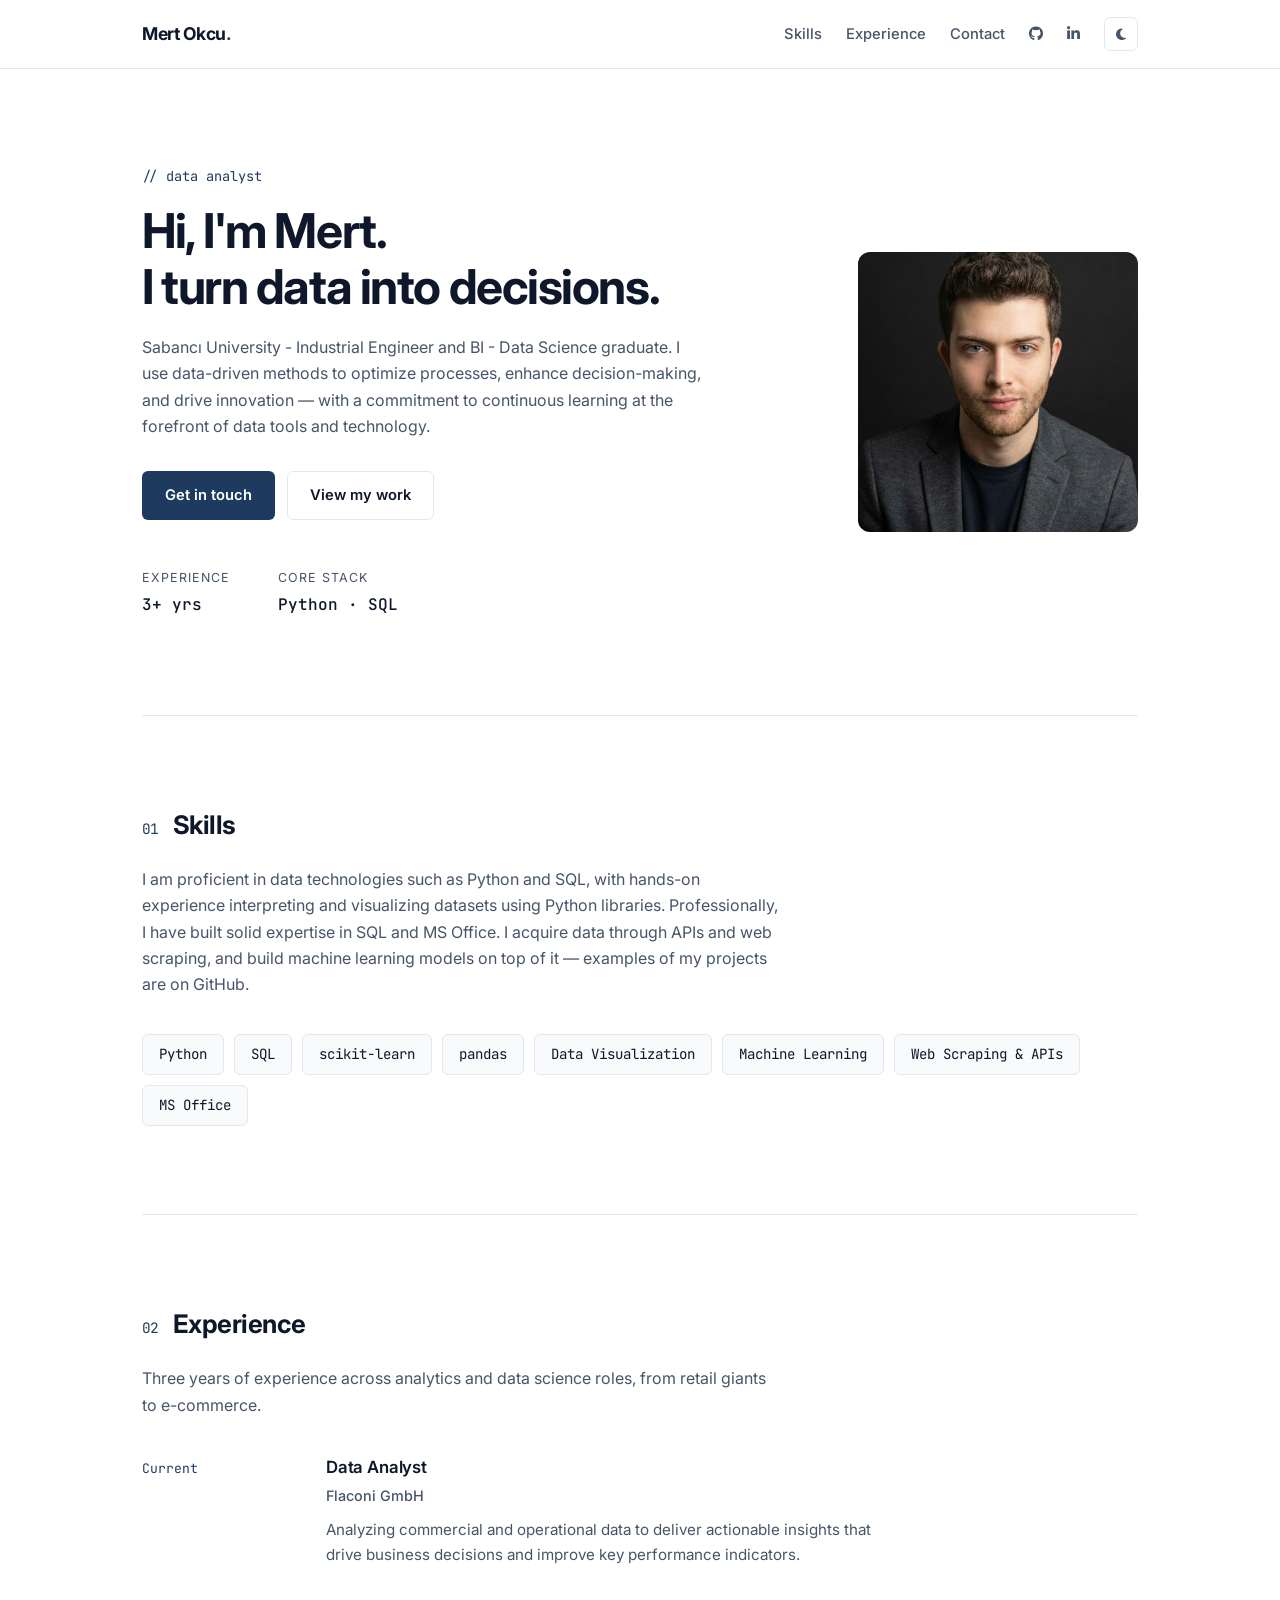
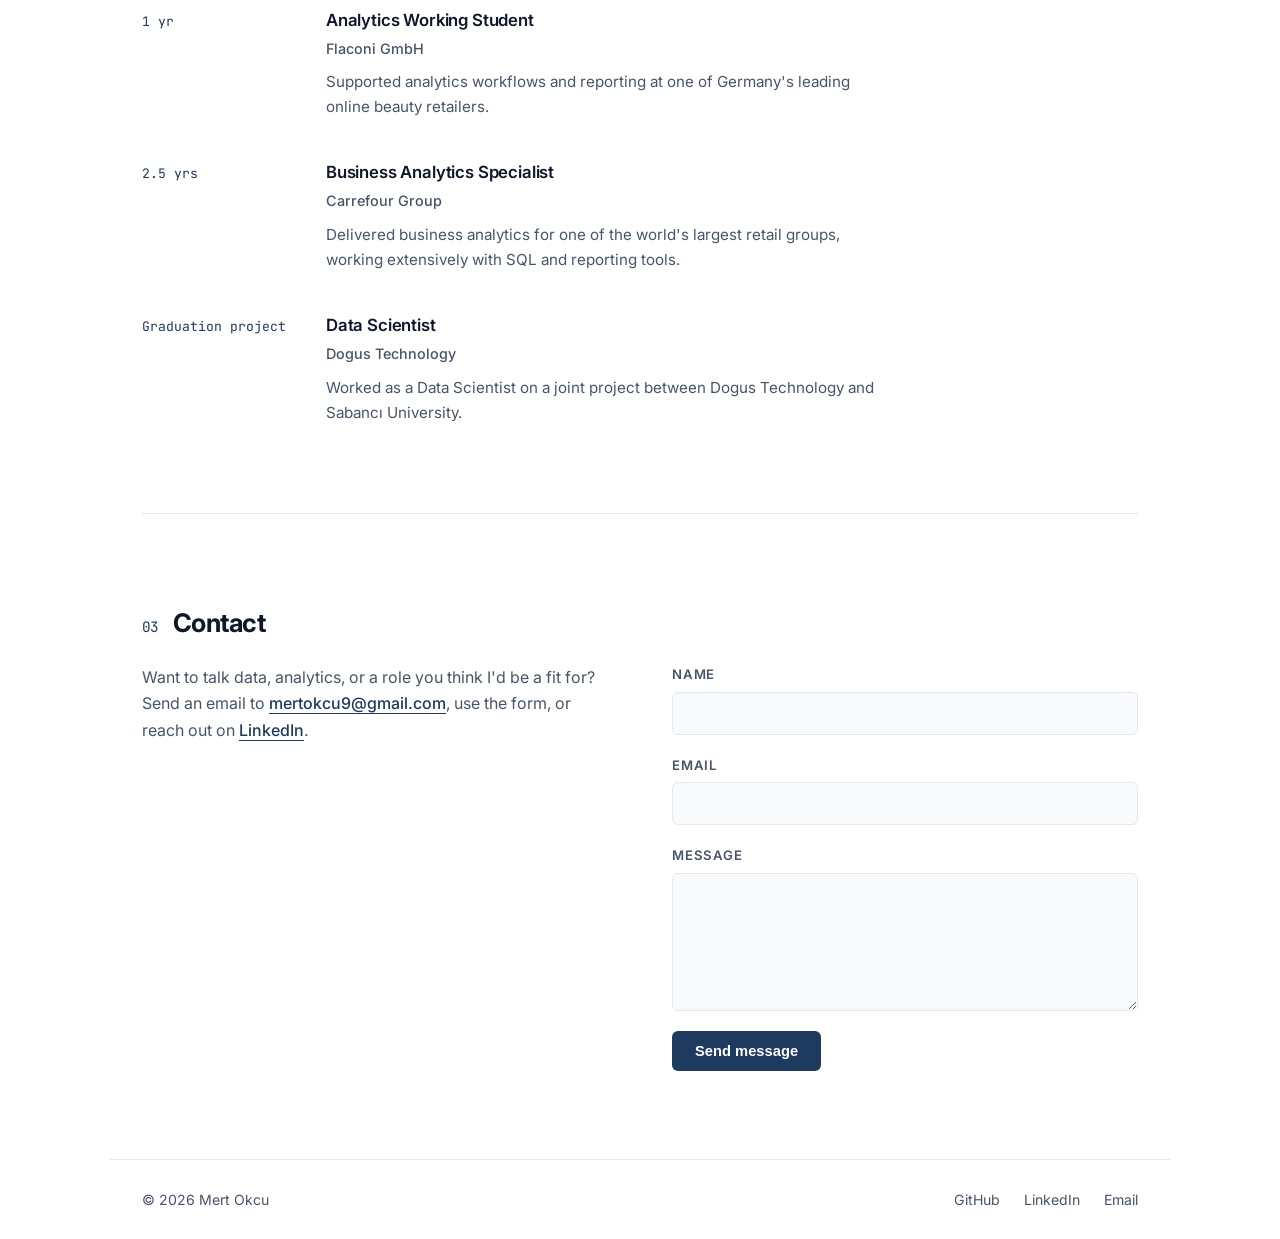
<file: index.html>
<!DOCTYPE html>
<html lang="en">
<head>
    <meta charset="UTF-8">
    <meta name="viewport" content="width=device-width, initial-scale=1.0">
    <meta name="description" content="Mert Okcu — Data Analyst. Python, SQL, machine learning and business analytics.">
    <title>Mert Okcu — Data Analyst</title>
    <link rel="stylesheet" href="styles.css">
    <link rel="preconnect" href="https://fonts.googleapis.com">
    <link rel="preconnect" href="https://fonts.gstatic.com" crossorigin>
    <link href="https://fonts.googleapis.com/css2?family=Inter:wght@400;500;600;700&family=JetBrains+Mono:wght@400;500&display=swap" rel="stylesheet">
    <link rel="stylesheet" href="https://cdnjs.cloudflare.com/ajax/libs/font-awesome/6.7.2/css/all.min.css"
    integrity="sha512-Evv84Mr4kqVGRNSgIGL/F/aIDqQb7xQ2vcrdIwxfjThSH8CSR7PBEakCr51Ck+w+/U6swU2Im1vVX0SVk9ABhg=="
    crossorigin="anonymous" referrerpolicy="no-referrer" />
</head>
<body>

    <header class="site-header">
        <nav aria-label="Main navigation">
            <div class="left">
                <a href="/" class="brand">Mert&nbsp;Okcu<span class="brand-dot">.</span></a>
            </div>

            <div class="right">
                <a href="#skills">Skills</a>
                <a href="#experience">Experience</a>
                <a href="#contact">Contact</a>

                <a href="https://github.com/mertokcu" target="_blank" rel="noopener noreferrer" aria-label="GitHub profile" class="icon-link">
                    <i class="fa-brands fa-github" aria-hidden="true"></i>
                </a>
                <a href="https://linkedin.com/in/mertokcu" target="_blank" rel="noopener noreferrer" aria-label="LinkedIn profile" class="icon-link">
                    <i class="fa-brands fa-linkedin-in" aria-hidden="true"></i>
                </a>

                <button id="theme-toggle" aria-label="Toggle dark mode">
                    <i class="fa-solid fa-moon" aria-hidden="true"></i>
                </button>
            </div>
        </nav>
    </header>

    <main>

        <!-- Hero -->
        <section class="hero-section">
            <div class="text">
                <p class="eyebrow">// data analyst</p>
                <h1>Hi, I'm Mert.<br>I turn data into decisions.</h1>
                <p class="lead">
                    Sabancı University - Industrial Engineer and BI - Data Science graduate.
                    I use data-driven methods to optimize processes, enhance decision-making,
                    and drive innovation — with a commitment to continuous learning at the
                    forefront of data tools and technology.
                </p>

                <div class="hero-actions">
                    <a href="#contact" class="btn btn-primary">Get in touch</a>
                    <a href="https://github.com/mertokcu" target="_blank" rel="noopener noreferrer" class="btn btn-ghost">View my work</a>
                </div>

                <dl class="hero-stats" aria-label="Key facts">
                    <div class="stat">
                        <dt>Experience</dt>
                        <dd>3+ yrs</dd>
                    </div>
                    <div class="stat">
                        <dt>Core stack</dt>
                        <dd>Python · SQL</dd>
                    </div>
                </dl>
            </div>

            <div class="headshot">
                <img src="./mertokcupp.jpeg" alt="Portrait of Mert Okcu">
            </div>
        </section>

        <!-- Skills -->
        <section id="skills" class="skills-section">
            <h2><span class="section-index">01</span>Skills</h2>
            <p class="section-text">
                I am proficient in data technologies such as Python and SQL, with hands-on
                experience interpreting and visualizing datasets using Python libraries.
                Professionally, I have built solid expertise in SQL and MS Office. I acquire
                data through APIs and web scraping, and build machine learning models on top
                of it — examples of my projects are on GitHub.
            </p>

            <ul class="skill-tags" aria-label="Technical skills">
                <li>Python</li>
                <li>SQL</li>
                <li>scikit-learn</li>
                <li>pandas</li>
                <li>Data Visualization</li>
                <li>Machine Learning</li>
                <li>Web Scraping &amp; APIs</li>
                <li>MS Office</li>
            </ul>
        </section>

        <!-- Experience -->
        <section id="experience" class="experience-section">
            <h2><span class="section-index">02</span>Experience</h2>
            <p class="section-text">
                Three years of experience across analytics and data science roles,
                from retail giants to e-commerce.
            </p>

            <ol class="timeline">
                <li class="timeline-item">
                    <div class="timeline-meta">Current</div>
                    <div class="timeline-body">
                        <h3>Data Analyst</h3>
                        <a href="https://www.flaconi.de/" target="_blank" rel="noopener noreferrer" class="company">Flaconi GmbH</a>
                        <p>Analyzing commercial and operational data to deliver actionable insights that drive business decisions and improve key performance indicators.</p>
                    </div>
                </li>

                <li class="timeline-item">
                    <div class="timeline-meta">1 yr</div>
                    <div class="timeline-body">
                        <h3>Analytics Working Student</h3>
                        <a href="https://www.flaconi.de/" target="_blank" rel="noopener noreferrer" class="company">Flaconi GmbH</a>
                        <p>Supported analytics workflows and reporting at one of Germany's leading online beauty retailers.</p>
                    </div>
                </li>

                <li class="timeline-item">
                    <div class="timeline-meta">2.5 yrs</div>
                    <div class="timeline-body">
                        <h3>Business Analytics Specialist</h3>
                        <a href="https://www.carrefour.com/en" target="_blank" rel="noopener noreferrer" class="company">Carrefour Group</a>
                        <p>Delivered business analytics for one of the world's largest retail groups, working extensively with SQL and reporting tools.</p>
                    </div>
                </li>

                <li class="timeline-item">
                    <div class="timeline-meta">Graduation project</div>
                    <div class="timeline-body">
                        <h3>Data Scientist</h3>
                        <a href="https://www.d-teknoloji.com.tr/" target="_blank" rel="noopener noreferrer" class="company">Dogus Technology</a>
                        <p>Worked as a Data Scientist on a joint project between Dogus Technology and Sabancı University.</p>
                    </div>
                </li>
            </ol>
        </section>

        <!-- Contact -->
        <section id="contact" class="contact-section">
            <h2><span class="section-index">03</span>Contact</h2>
            <div class="group">
                <div class="text">
                    <p class="section-text">
                        Want to talk data, analytics, or a role you think I'd be a fit for?
                        Send an email to
                        <a href="mailto:mertokcu9@gmail.com" class="inline-link">mertokcu9@gmail.com</a>,
                        use the form, or reach out on
                        <a href="https://linkedin.com/in/mertokcu" target="_blank" rel="noopener noreferrer" class="inline-link">LinkedIn</a>.
                    </p>
                </div>

                <form>
                    <label for="name">Name</label>
                    <input type="text" id="name" name="name" autocomplete="name">

                    <label for="email">Email</label>
                    <input type="email" id="email" name="email" autocomplete="email">

                    <label for="message">Message</label>
                    <textarea id="message" name="message" rows="6"></textarea>

                    <button type="submit" class="btn btn-primary">Send message</button>
                </form>
            </div>
        </section>

    </main>

    <footer class="site-footer">
        <p>© 2026 Mert Okcu</p>
        <div class="footer-links">
            <a href="https://github.com/mertokcu" target="_blank" rel="noopener noreferrer">GitHub</a>
            <a href="https://linkedin.com/in/mertokcu" target="_blank" rel="noopener noreferrer">LinkedIn</a>
            <a href="mailto:mertokcu9@gmail.com">Email</a>
        </div>
    </footer>

    <script src="script.js"></script>
</body>
</html>
</file>
<file: styles.css>
/* ==========================================================================
   Mert Okcu — Data Analyst Portfolio
   Palette: crisp white / slate gray / deep navy
   Type:    Inter (body) + JetBrains Mono (technical accents)
   ========================================================================== */

:root {
    --bg: #ffffff;
    --bg-subtle: #f8fafc;
    --text: #0f172a;
    --text-muted: #475569;
    --accent: #1e3a5f;
    --accent-strong: #16304f;
    --border: #e2e8f0;

    --font-sans: 'Inter', -apple-system, BlinkMacSystemFont, sans-serif;
    --font-mono: 'JetBrains Mono', 'SF Mono', Menlo, monospace;
}

body.dark-mode {
    --bg: #0d1117;
    --bg-subtle: #161b22;
    --text: #e6edf3;
    --text-muted: #94a3b8;
    --accent: #7da7d9;
    --accent-strong: #a8c7e8;
    --border: #21262d;
}

* {
    margin: 0;
    padding: 0;
    box-sizing: border-box;
}

html {
    scroll-behavior: smooth;
}

body {
    font-family: var(--font-sans);
    background-color: var(--bg);
    color: var(--text);
    line-height: 1.65;
    -webkit-font-smoothing: antialiased;
    transition: background-color 0.2s ease, color 0.2s ease;
}

a {
    color: inherit;
    text-decoration: none;
}

main,
.site-header nav,
.site-footer {
    max-width: 1060px;
    margin: 0 auto;
    padding: 0 32px;
}

/* --------------------------------------------------------------------------
   Header / navigation
   -------------------------------------------------------------------------- */

.site-header {
    position: sticky;
    top: 0;
    z-index: 10;
    background-color: var(--bg);
    border-bottom: 1px solid var(--border);
}

.site-header nav {
    display: flex;
    justify-content: space-between;
    align-items: center;
    height: 68px;
}

.brand {
    font-weight: 700;
    font-size: 1.1rem;
    letter-spacing: -0.02em;
}

.brand-dot {
    color: var(--accent);
}

.site-header .right {
    display: flex;
    align-items: center;
    gap: 24px;
}

.site-header .right a {
    font-size: 0.92rem;
    font-weight: 500;
    color: var(--text-muted);
    transition: color 0.15s ease;
}

.site-header .right a:hover {
    color: var(--text);
}

.icon-link {
    font-size: 1.05rem;
}

#theme-toggle {
    background: none;
    border: 1px solid var(--border);
    border-radius: 6px;
    width: 34px;
    height: 34px;
    color: var(--text-muted);
    cursor: pointer;
    transition: color 0.15s ease, border-color 0.15s ease;
}

#theme-toggle:hover {
    color: var(--text);
    border-color: var(--text-muted);
}

/* --------------------------------------------------------------------------
   Shared section elements
   -------------------------------------------------------------------------- */

section {
    padding: 88px 0;
    border-bottom: 1px solid var(--border);
}

section:last-of-type {
    border-bottom: none;
}

h2 {
    font-size: 1.6rem;
    font-weight: 700;
    letter-spacing: -0.02em;
    margin-bottom: 20px;
}

.section-index {
    font-family: var(--font-mono);
    font-size: 0.9rem;
    font-weight: 400;
    color: var(--accent);
    margin-right: 14px;
}

.section-text {
    color: var(--text-muted);
    max-width: 640px;
    margin-bottom: 36px;
}

.eyebrow {
    font-family: var(--font-mono);
    font-size: 0.85rem;
    color: var(--accent);
    margin-bottom: 16px;
}

/* --------------------------------------------------------------------------
   Hero
   -------------------------------------------------------------------------- */

.hero-section {
    display: flex;
    align-items: center;
    gap: 64px;
    padding: 96px 0;
}

.hero-section .text {
    flex: 1;
}

.hero-section h1 {
    font-size: clamp(2rem, 5vw, 3rem);
    font-weight: 700;
    letter-spacing: -0.03em;
    line-height: 1.15;
    margin-bottom: 20px;
}

.lead {
    color: var(--text-muted);
    max-width: 560px;
    margin-bottom: 32px;
}

.hero-actions {
    display: flex;
    flex-wrap: wrap;
    gap: 12px;
    margin-bottom: 48px;
}

.btn {
    display: inline-block;
    padding: 11px 22px;
    border-radius: 6px;
    font-size: 0.92rem;
    font-weight: 600;
    border: 1px solid transparent;
    cursor: pointer;
    transition: background-color 0.15s ease, border-color 0.15s ease, color 0.15s ease;
}

.btn-primary {
    background-color: var(--accent);
    color: #ffffff;
}

.btn-primary:hover {
    background-color: var(--accent-strong);
}

body.dark-mode .btn-primary {
    color: #0d1117;
}

.btn-ghost {
    border-color: var(--border);
    color: var(--text);
}

.btn-ghost:hover {
    border-color: var(--text-muted);
}

.hero-stats {
    display: flex;
    gap: 48px;
}

.hero-stats .stat dt {
    font-size: 0.78rem;
    text-transform: uppercase;
    letter-spacing: 0.08em;
    color: var(--text-muted);
    margin-bottom: 4px;
}

.hero-stats .stat dd {
    font-family: var(--font-mono);
    font-size: 1rem;
    font-weight: 500;
    color: var(--text);
}

.headshot {
    flex-shrink: 0;
}

.headshot img {
    width: 280px;
    height: 280px;
    object-fit: cover;
    border-radius: 12px;
    display: block;
}

/* --------------------------------------------------------------------------
   Skills
   -------------------------------------------------------------------------- */

.skill-tags {
    list-style: none;
    display: flex;
    flex-wrap: wrap;
    gap: 10px;
}

.skill-tags li {
    font-family: var(--font-mono);
    font-size: 0.88rem;
    color: var(--text);
    background-color: var(--bg-subtle);
    border: 1px solid var(--border);
    border-radius: 6px;
    padding: 8px 16px;
}

/* --------------------------------------------------------------------------
   Experience timeline
   -------------------------------------------------------------------------- */

.timeline {
    list-style: none;
    display: flex;
    flex-direction: column;
    gap: 40px;
}

.timeline-item {
    display: grid;
    grid-template-columns: 160px 1fr;
    gap: 24px;
}

.timeline-meta {
    font-family: var(--font-mono);
    font-size: 0.82rem;
    color: var(--accent);
    padding-top: 4px;
}

.timeline-body h3 {
    font-size: 1.05rem;
    font-weight: 600;
    letter-spacing: -0.01em;
}

.timeline-body .company {
    display: inline-block;
    font-size: 0.9rem;
    font-weight: 500;
    color: var(--text-muted);
    margin-bottom: 8px;
    border-bottom: 1px solid transparent;
    transition: color 0.15s ease, border-color 0.15s ease;
}

.timeline-body .company:hover {
    color: var(--accent);
    border-bottom-color: var(--accent);
}

.timeline-body p {
    color: var(--text-muted);
    font-size: 0.95rem;
    max-width: 560px;
}

/* --------------------------------------------------------------------------
   Contact
   -------------------------------------------------------------------------- */

.contact-section .group {
    display: flex;
    gap: 64px;
}

.contact-section .text {
    flex: 1;
}

.contact-section form {
    flex: 1;
    display: flex;
    flex-direction: column;
}

.inline-link {
    color: var(--accent);
    font-weight: 500;
    border-bottom: 1px solid var(--accent);
}

.contact-section form label {
    font-size: 0.82rem;
    font-weight: 600;
    text-transform: uppercase;
    letter-spacing: 0.06em;
    color: var(--text-muted);
    margin-bottom: 6px;
}

.contact-section form input,
.contact-section form textarea {
    font-family: var(--font-sans);
    font-size: 0.95rem;
    color: var(--text);
    background-color: var(--bg-subtle);
    border: 1px solid var(--border);
    border-radius: 6px;
    padding: 11px 14px;
    margin-bottom: 20px;
    outline: none;
    resize: vertical;
    transition: border-color 0.15s ease;
}

.contact-section form input:focus,
.contact-section form textarea:focus {
    border-color: var(--accent);
}

.contact-section form button {
    align-self: flex-start;
}

/* --------------------------------------------------------------------------
   Footer
   -------------------------------------------------------------------------- */

.site-footer {
    display: flex;
    justify-content: space-between;
    align-items: center;
    padding-top: 28px;
    padding-bottom: 28px;
    border-top: 1px solid var(--border);
    font-size: 0.88rem;
    color: var(--text-muted);
}

.footer-links {
    display: flex;
    gap: 24px;
}

.footer-links a {
    color: var(--text-muted);
    transition: color 0.15s ease;
}

.footer-links a:hover {
    color: var(--text);
}

/* --------------------------------------------------------------------------
   Responsive
   -------------------------------------------------------------------------- */

@media (max-width: 860px) {
    .hero-section {
        flex-direction: column-reverse;
        align-items: flex-start;
        gap: 40px;
        padding: 56px 0;
    }

    .headshot img {
        width: 200px;
        height: 200px;
    }

    .hero-stats {
        flex-wrap: wrap;
        gap: 28px 40px;
    }

    section {
        padding: 64px 0;
    }

    .contact-section .group {
        flex-direction: column;
        gap: 32px;
    }

    .timeline-item {
        grid-template-columns: 1fr;
        gap: 6px;
    }
}

@media (max-width: 600px) {
    main,
    .site-header nav,
    .site-footer {
        padding-left: 20px;
        padding-right: 20px;
    }

    /* Hide text nav links on small screens; icons + sections remain reachable */
    .site-header .right a:not(.icon-link) {
        display: none;
    }

    .site-header .right {
        gap: 18px;
    }

    .site-footer {
        flex-direction: column;
        gap: 12px;
    }
}
</file>
